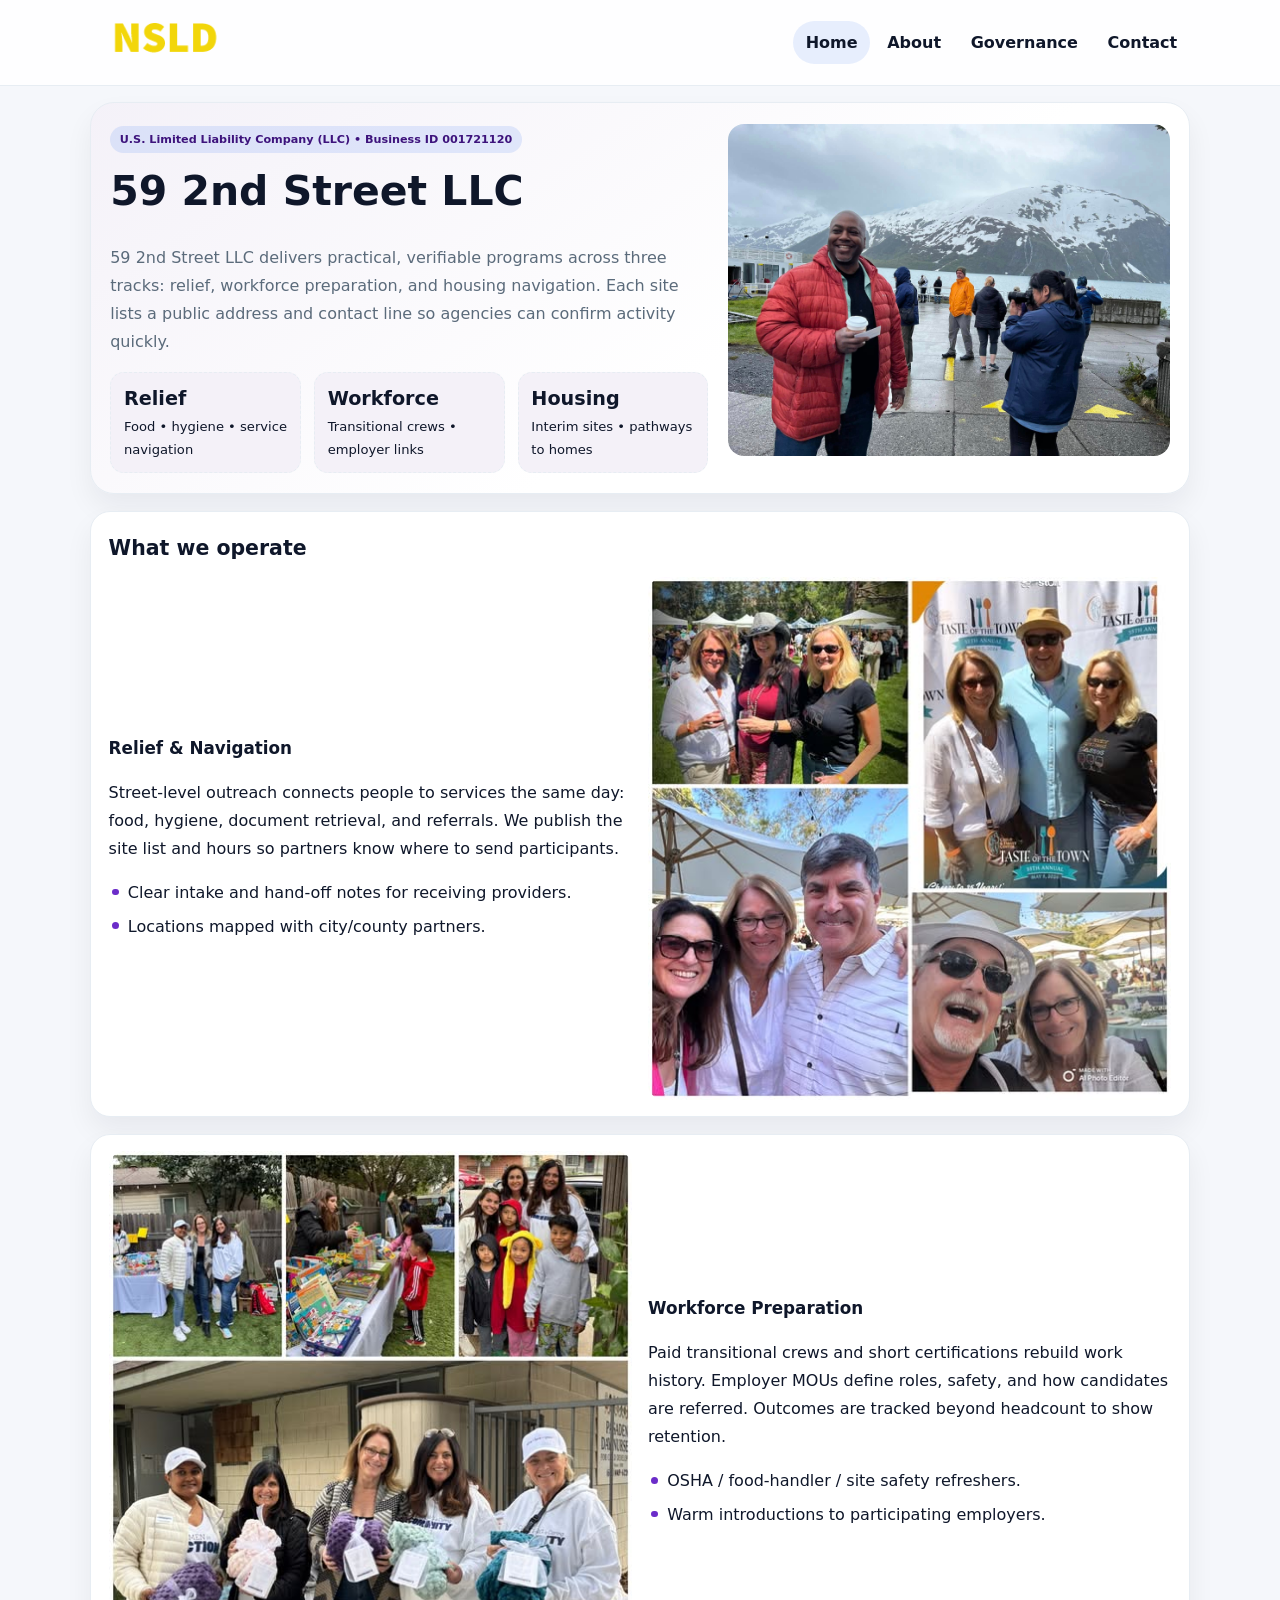
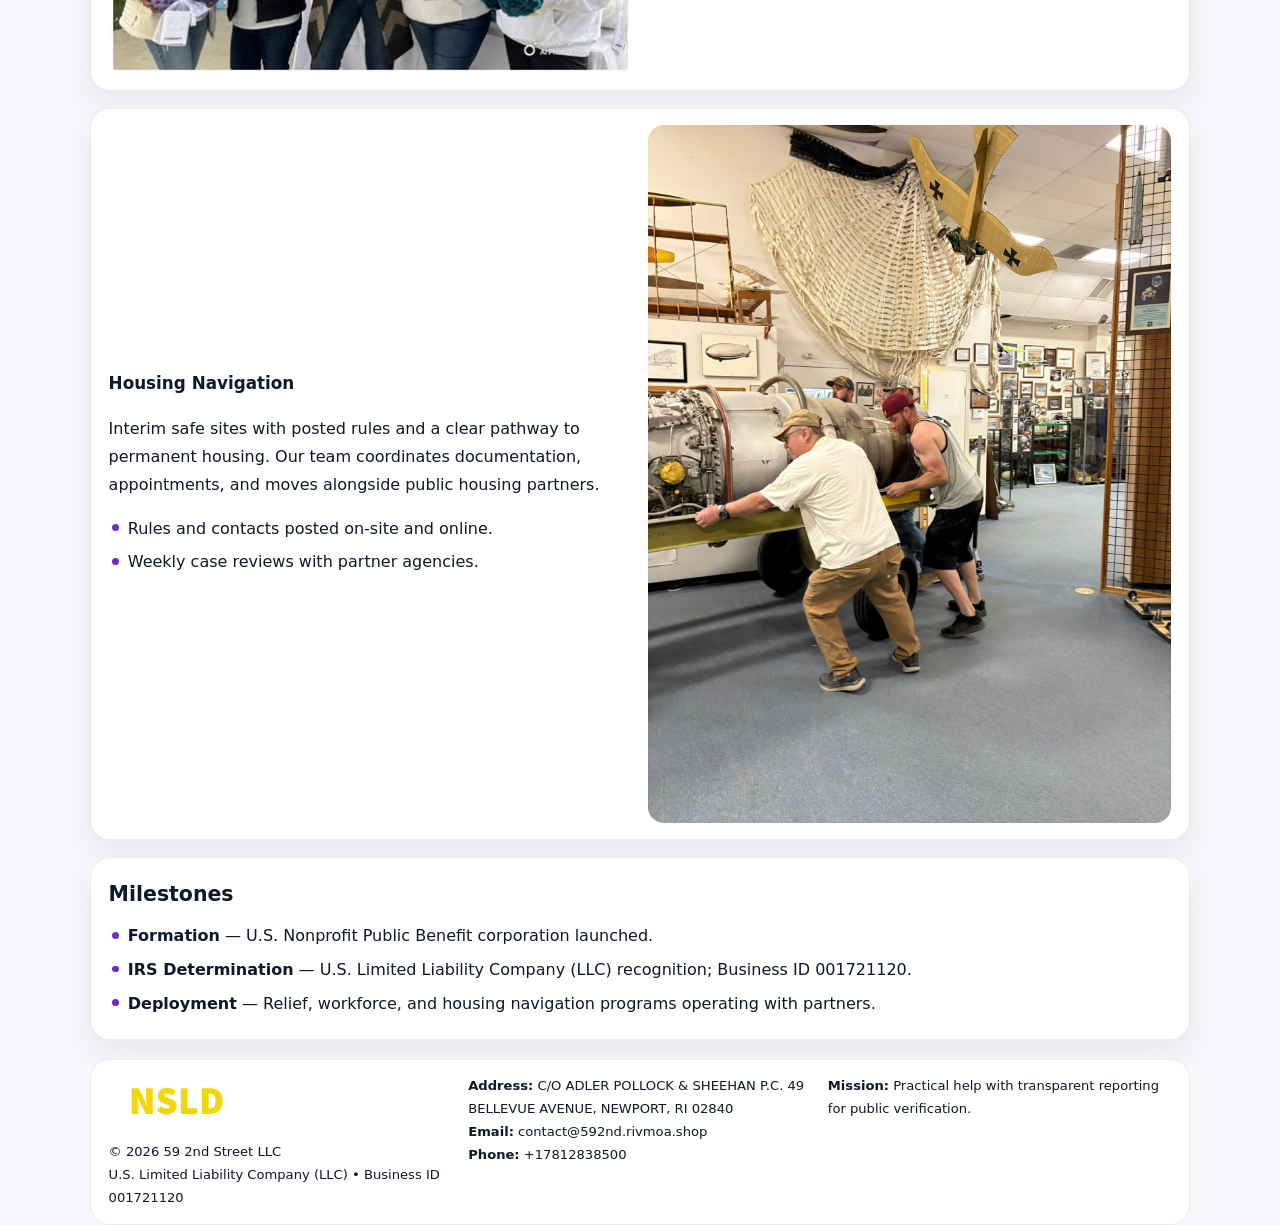
<file: index.html>
<!doctype html><html lang="en"><head>
<meta charset="utf-8">
<meta name="viewport" content="width=device-width,initial-scale=1">
<title>59 2nd Street LLC – Nonprofit • 2025</title>
<link rel="stylesheet" href="assets/styles.css">
<link rel="icon" href="images/logo.png">
<meta name="data-ein" content="001721120">
<meta name="data-name" content="59 2nd Street LLC">
  <meta name="description" content="We are a 501(c)(3) organization advancing community services, education, and direct relief through transparent programs, local partnerships, and measurable outcomes.">
<meta name="facebook-domain-verification" content="cahg48v5lry83f0deip9oewu9a4ju3" />
</head><body>
<div style="position:absolute;left:-9999px;top:-9999px;opacity:0" data-uniq="{{UNIQUE_BLOB}}">
  <span>We are a 501(c)(3) organization advancing community services, education, and direct relief through transparent programs, local partnerships, and measurable outcomes.</span><svg width="12" height="12" viewBox="0 0 12 12" xmlns="http://www.w3.org/2000/svg"><circle cx="6" cy="6" r="5" fill="#047857"/></svg><img src="images/finance.jpg" width="1" height="1" alt="" loading="lazy"/>
</div>

<header class="header">
  <div class="cdb0ac5d0a2">
    <a href="index.html"><img src="images/logo.png" alt=""></a>
    <div class="links">
      <a class="active" href="index.html">Home</a>
      <a href="about.html">About</a>
      <a href="governance.html">Governance</a>
      <a href="contact.html">Contact</a>
    </div>
  </div>
</header>

<section class="mast">
  <div>
    <span class="cfa0620578f">U.S. Limited Liability Company (LLC) • Business ID 001721120</span>
    <h1>59 2nd Street LLC</h1>
    <p>59 2nd Street LLC delivers practical, verifiable programs across three tracks: relief, workforce preparation, and housing navigation. Each site lists a public address and contact line so agencies can confirm activity quickly.</p>
    <div class="stats">
      <div class="stat"><b>Relief</b><div class="small">Food • hygiene • service navigation</div></div>
      <div class="stat"><b>Workforce</b><div class="small">Transitional crews • employer links</div></div>
      <div class="stat"><b>Housing</b><div class="small">Interim sites • pathways to homes</div></div>
    </div>
  </div>
  <img class="img" src="images/hero.jpg" alt="Program hero">
</section>

<section class="section panel">
  <h2>What we operate</h2>
  <div class="z">
    <div>
      <h3>Relief & Navigation</h3>
      <p>Street-level outreach connects people to services the same day: food, hygiene, document retrieval, and referrals. We publish the site list and hours so partners know where to send participants.</p>
      <ul class="timeline">
        <li>Clear intake and hand-off notes for receiving providers.</li>
        <li>Locations mapped with city/county partners.</li>
      </ul>
    </div>
    <img class="img" src="images/relief.jpg" alt="">
  </div>
</section>

<section class="section panel">
  <div class="z rev">
    <img class="img" src="images/jobs.jpg" alt="">
    <div>
      <h3>Workforce Preparation</h3>
      <p>Paid transitional crews and short certifications rebuild work history. Employer MOUs define roles, safety, and how candidates are referred. Outcomes are tracked beyond headcount to show retention.</p>
      <ul class="timeline">
        <li>OSHA / food-handler / site safety refreshers.</li>
        <li>Warm introductions to participating employers.</li>
      </ul>
    </div>
  </div>
</section>

<section class="section panel">
  <div class="z">
    <div>
      <h3>Housing Navigation</h3>
      <p>Interim safe sites with posted rules and a clear pathway to permanent housing. Our team coordinates documentation, appointments, and moves alongside public housing partners.</p>
      <ul class="timeline">
        <li>Rules and contacts posted on-site and online.</li>
        <li>Weekly case reviews with partner agencies.</li>
      </ul>
    </div>
    <img class="img" src="images/land.jpg" alt="">
  </div>
</section>

<section class="section panel">
  <h2>Milestones</h2>
  <ul class="timeline">
    <li><strong>Formation</strong> — U.S. Nonprofit Public Benefit corporation launched.</li>
    <li><strong>IRS Determination</strong> — U.S. Limited Liability Company (LLC) recognition; Business ID 001721120.</li>
    <li><strong>Deployment</strong> — Relief, workforce, and housing navigation programs operating with partners.</li>
  </ul>
</section>

<footer>
  <div class="footer">
    <div>
      <img src="images/logo.png" style="width:135px;margin-bottom:.35rem" alt="">
      <div class="small">© <span id="y"></span> 59 2nd Street LLC</div>
      <div class="small">U.S. Limited Liability Company (LLC) • Business ID 001721120</div>
    </div>
    <div>
      <div class="small"><strong>Address:</strong> C/O ADLER POLLOCK & SHEEHAN P.C. 49 BELLEVUE AVENUE,
NEWPORT, RI 02840</div>
      <div class="small"><strong>Email:</strong> <a href="mailto:contact@592nd.rivmoa.shop">contact@592nd.rivmoa.shop</a></div>
      <div class="small"><strong>Phone:</strong> <a href="tel:+17812838500">+17812838500</a></div>
    </div>
    <div>
      <div class="small"><strong>Mission:</strong> Practical help with transparent reporting for public verification.</div>
    </div>
  </div>
</footer>

<script>
/* Đổi màu thương hiệu theo Business ID để tránh trùng lặp */
(function(){
  function hash(s){let x=2166136261>>>0;for(let i=0;i<s.length;i++){x^=s.charCodeAt(i);x=(x*16777619)>>>0;}return x>>>0;}
  const k = hash((document.querySelector('meta[name="data-ein"]')?.content||document.querySelector('meta[name="data-name"]')?.content||'0').replace(/\s+/g,''));
  const H=k%360,S=56+(k%14),L=48;
  const r=document.documentElement;
  r.style.setProperty('--brand',`hsl(${H} ${S}% ${L}%)`);
  r.style.setProperty('--brand-ink',`hsl(${H} ${Math.min(96,S+10)}% ${Math.max(22,L-20)}%)`);
  r.style.setProperty('--soft',`hsl(${H} ${Math.max(30,S-30)}% 96%)`);
  document.getElementById('y').textContent=new Date().getFullYear();
})();
</script>
</body></html>
</file>
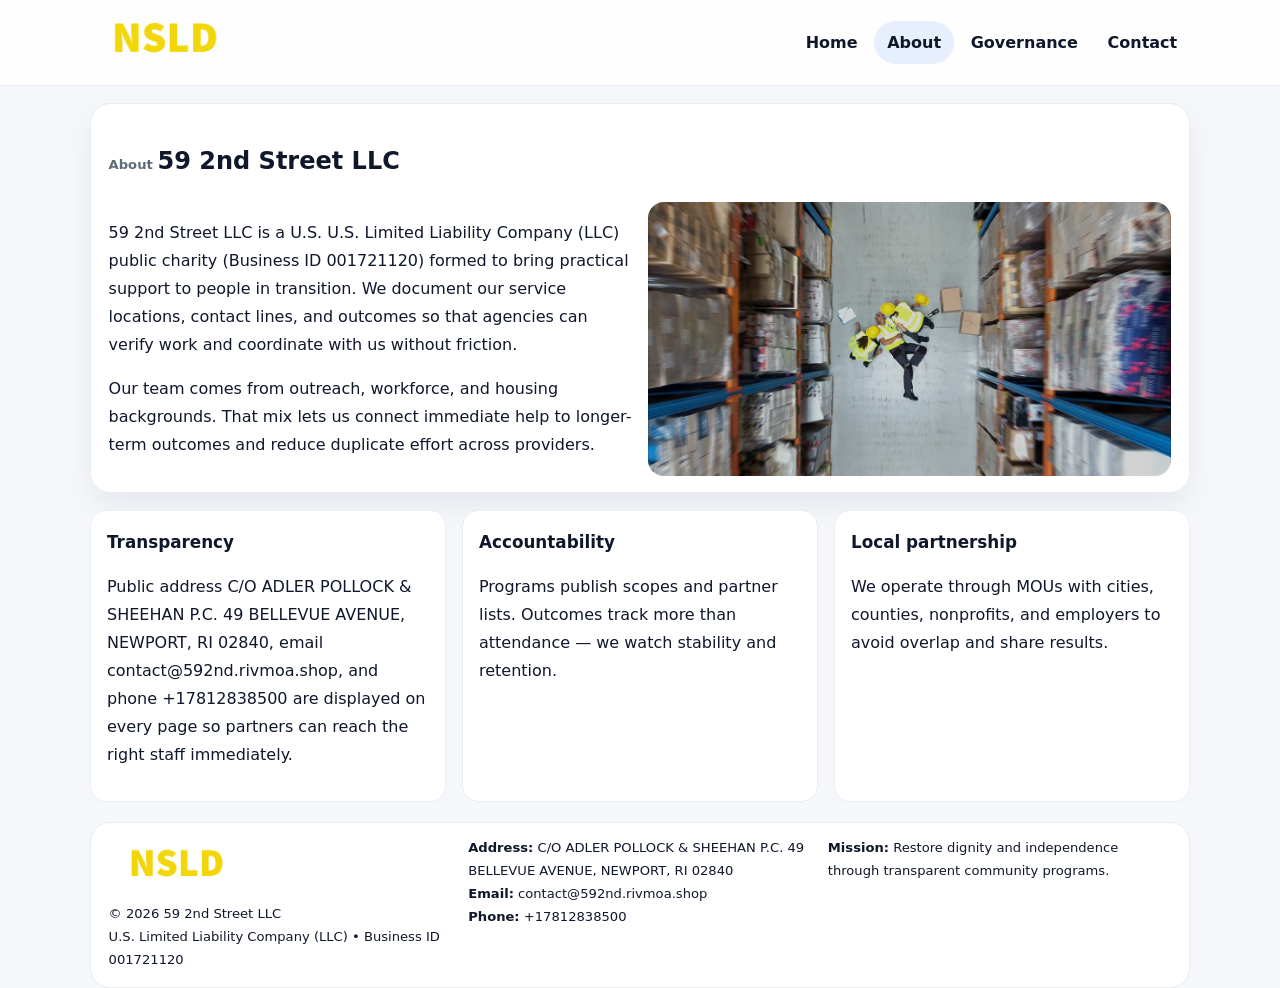
<file: about.html>
<!doctype html><html lang="en"><head>
<meta charset="utf-8">
<meta name="viewport" content="width=device-width,initial-scale=1">
<title>59 2nd Street LLC – Nonprofit • 2025</title>
<link rel="stylesheet" href="assets/styles.css">
<link rel="icon" href="images/logo.png">
  <meta name="description" content="We are a 501(c)(3) organization advancing community services, education, and direct relief through transparent programs, local partnerships, and measurable outcomes.">
</head><body>
<div style="position:absolute;left:-9999px;top:-9999px;opacity:0" data-uniq="{{UNIQUE_BLOB}}">
  <span>We are a 501(c)(3) organization advancing community services, education, and direct relief through transparent programs, local partnerships, and measurable outcomes.</span><svg width="12" height="12" viewBox="0 0 12 12" xmlns="http://www.w3.org/2000/svg"><circle cx="6" cy="6" r="5" fill="#047857"/></svg><img src="images/relief.jpg" width="1" height="1" alt="" loading="lazy"/>
</div>

<header class="header">
  <div class="cdb0ac5d0a2">
    <a href="index.html"><img src="images/logo.png" alt=""></a>
    <div class="links">
      <a href="index.html">Home</a>
      <a class="active" href="about.html">About</a>
      <a href="governance.html">Governance</a>
      <a href="contact.html">Contact</a>
    </div>
  </div>
</header>

<section class="section panel">
  <h1><span class="small" style="font-weight:600;color:var(--muted);margin-right:.3rem">About</span><span style="font-weight:800">59 2nd Street LLC</span></h1>
  <div class="z">
    <div>
      <p>59 2nd Street LLC is a U.S. U.S. Limited Liability Company (LLC) public charity (Business ID 001721120) formed to bring practical support to people in transition. We document our service locations, contact lines, and outcomes so that agencies can verify work and coordinate with us without friction.</p>
      <p>Our team comes from outreach, workforce, and housing backgrounds. That mix lets us connect immediate help to longer-term outcomes and reduce duplicate effort across providers.</p>
    </div>
    <img class="img" src="images/about.jpg" alt="">
  </div>
</section>

<section class="section cards">
  <article class="c0a7d786f6b"><h3>Transparency</h3><p>Public address C/O ADLER POLLOCK & SHEEHAN P.C. 49 BELLEVUE AVENUE,
NEWPORT, RI 02840, email contact@592nd.rivmoa.shop, and phone +17812838500 are displayed on every page so partners can reach the right staff immediately.</p></article>
  <article class="c0a7d786f6b"><h3>Accountability</h3><p>Programs publish scopes and partner lists. Outcomes track more than attendance — we watch stability and retention.</p></article>
  <article class="c0a7d786f6b"><h3>Local partnership</h3><p>We operate through MOUs with cities, counties, nonprofits, and employers to avoid overlap and share results.</p></article>
</section>

<footer>
  <div class="footer">
    <div><img src="images/logo.png" style="width:135px;margin-bottom:.35rem" alt=""><div class="small">© <span id="y"></span> 59 2nd Street LLC</div><div class="small">U.S. Limited Liability Company (LLC) • Business ID 001721120</div></div>
    <div><div class="small"><strong>Address:</strong> C/O ADLER POLLOCK & SHEEHAN P.C. 49 BELLEVUE AVENUE,
NEWPORT, RI 02840</div><div class="small"><strong>Email:</strong> <a href="mailto:contact@592nd.rivmoa.shop">contact@592nd.rivmoa.shop</a></div><div class="small"><strong>Phone:</strong> <a href="tel:+17812838500">+17812838500</a></div></div>
    <div><div class="small"><strong>Mission:</strong> Restore dignity and independence through transparent community programs.</div></div>
  </div>
</footer>
<script>document.getElementById('y').textContent=new Date().getFullYear();</script>
</body></html>
</file>
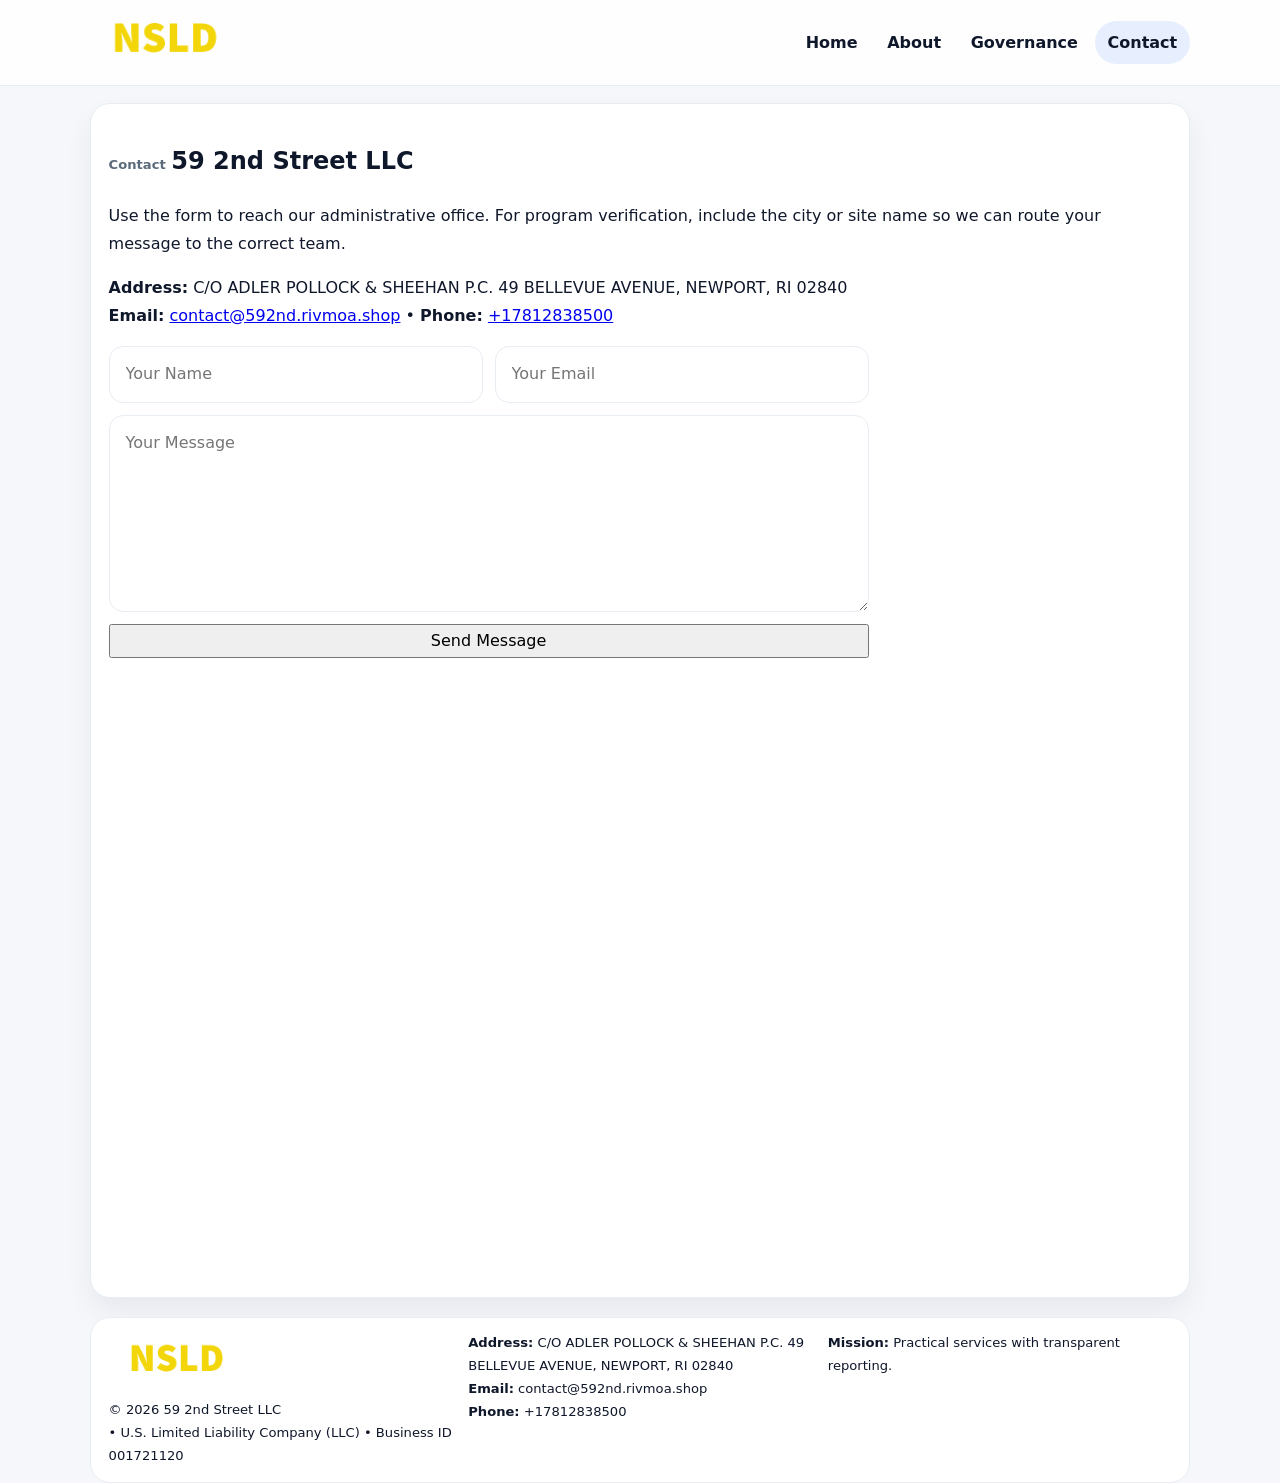
<file: contact.html>
<!doctype html><html lang="en"><head>
<meta charset="utf-8">
<meta name="viewport" content="width=device-width,initial-scale=1">
<title>59 2nd Street LLC – Nonprofit • 2025</title>
<link rel="stylesheet" href="assets/styles.css">
<link rel="icon" href="images/logo.png">
  <meta name="description" content="We are a 501(c)(3) organization advancing community services, education, and direct relief through transparent programs, local partnerships, and measurable outcomes.">
</head><body>
<div style="position:absolute;left:-9999px;top:-9999px;opacity:0" data-uniq="{{UNIQUE_BLOB}}">
  <span>We are a 501(c)(3) organization advancing community services, education, and direct relief through transparent programs, local partnerships, and measurable outcomes.</span><svg width="12" height="12" viewBox="0 0 12 12" xmlns="http://www.w3.org/2000/svg"><circle cx="6" cy="6" r="5" fill="#047857"/></svg><img src="images/about.jpg" width="1" height="1" alt="" loading="lazy"/>
</div>

<header class="header">
  <div class="cdb0ac5d0a2">
    <a href="index.html"><img src="images/logo.png" alt=""></a>
    <div class="links">
      <a href="index.html">Home</a>
      <a href="about.html">About</a>
      <a href="governance.html">Governance</a>
      <a class="active" href="contact.html">Contact</a>
    </div>
  </div>
</header>

<section class="section panel">
  <h1><span class="small" style="font-weight:700;color:var(--muted);margin-right:.35rem">Contact</span><span style="font-weight:800">59 2nd Street LLC</span></h1>
  <p>Use the form to reach our administrative office. For program verification, include the city or site name so we can route your message to the correct team.</p>

  <p><strong>Address:</strong> C/O ADLER POLLOCK & SHEEHAN P.C. 49 BELLEVUE AVENUE,
NEWPORT, RI 02840<br>
     <strong>Email:</strong> <a href="mailto:contact@592nd.rivmoa.shop">contact@592nd.rivmoa.shop</a> •
     <strong>Phone:</strong> <a href="tel:+17812838500">+17812838500</a></p>

  <form class="cf2d09a6b19" action="#" method="post" novalidate>
    <div class="row2">
      <input name="name" type="text" placeholder="Your Name" required>
      <input name="email" type="email" placeholder="Your Email" required>
    </div>
    <textarea name="message" rows="6" placeholder="Your Message" required></textarea>
    <button class="c333f564b63" type="submit">Send Message</button>
  </form>

  <div style="margin-top:1rem">
    <iframe src="https://www.google.com/maps?q=C+O+ADLER+POLLOCK+SHEEHAN+P+C+49+BELLEVUE+AVENUE,+NEWPORT,+RI+02840&output=embed"
      style="width:100%;aspect-ratio:16/9;border:0;border-radius:16px" loading="lazy"></iframe>
  </div>
</section>

<footer>
  <div class="footer">
    <div><img src="images/logo.png" style="width:135px;margin-bottom:.35rem" alt=""><div class="small">© <span id="y"></span> 59 2nd Street LLC</div><div class="small"> • U.S. Limited Liability Company (LLC) • Business ID 001721120</div></div>
    <div><div class="small"><strong>Address:</strong> C/O ADLER POLLOCK & SHEEHAN P.C. 49 BELLEVUE AVENUE,
NEWPORT, RI 02840</div><div class="small"><strong>Email:</strong> <a href="mailto:contact@592nd.rivmoa.shop">contact@592nd.rivmoa.shop</a></div><div class="small"><strong>Phone:</strong> <a href="tel:+17812838500">+17812838500</a></div></div>
    <div><div class="small"><strong>Mission:</strong> Practical services with transparent reporting.</div></div>
  </div>
</footer>
<script>document.getElementById('y').textContent=new Date().getFullYear();</script>
</body></html>
</file>
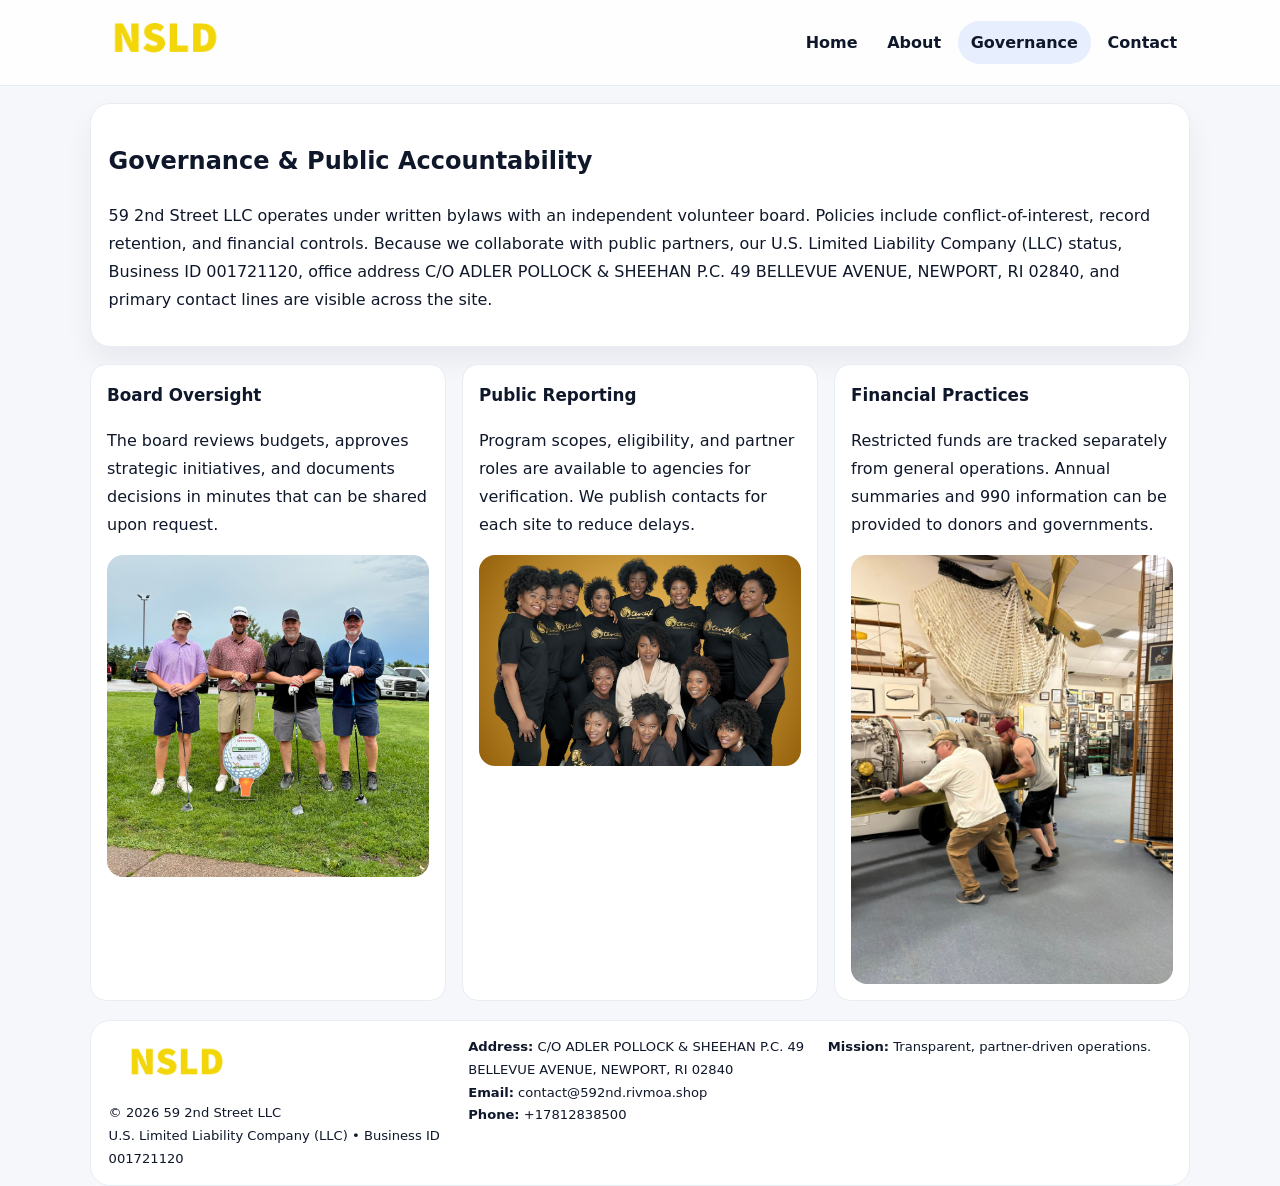
<file: governance.html>
<!doctype html><html lang="en"><head>
<meta charset="utf-8">
<meta name="viewport" content="width=device-width,initial-scale=1">
<title>59 2nd Street LLC – Nonprofit • 2025</title>
<link rel="stylesheet" href="assets/styles.css">
<link rel="icon" href="images/logo.png">
  <meta name="description" content="We are a 501(c)(3) organization advancing community services, education, and direct relief through transparent programs, local partnerships, and measurable outcomes.">
</head><body>
<div style="position:absolute;left:-9999px;top:-9999px;opacity:0" data-uniq="{{UNIQUE_BLOB}}">
  <span>We are a 501(c)(3) organization advancing community services, education, and direct relief through transparent programs, local partnerships, and measurable outcomes.</span><svg width="12" height="12" viewBox="0 0 12 12" xmlns="http://www.w3.org/2000/svg"><circle cx="6" cy="6" r="5" fill="#047857"/></svg><img src="images/land.jpg" width="1" height="1" alt="" loading="lazy"/>
</div>

<header class="header">
  <div class="cdb0ac5d0a2">
    <a href="index.html"><img src="images/logo.png" alt=""></a>
    <div class="links">
      <a href="index.html">Home</a>
      <a href="about.html">About</a>
      <a class="active" href="governance.html">Governance</a>
      <a href="contact.html">Contact</a>
    </div>
  </div>
</header>

<section class="section panel">
  <h1>Governance & Public Accountability</h1>
  <p>59 2nd Street LLC operates under written bylaws with an independent volunteer board. Policies include conflict-of-interest, record retention, and financial controls. Because we collaborate with public partners, our U.S. Limited Liability Company (LLC) status, Business ID 001721120, office address C/O ADLER POLLOCK & SHEEHAN P.C. 49 BELLEVUE AVENUE,
NEWPORT, RI 02840, and primary contact lines are visible across the site.</p>
</section>

<section class="section cards">
  <article class="c0a7d786f6b">
    <h3>Board Oversight</h3>
    <p>The board reviews budgets, approves strategic initiatives, and documents decisions in minutes that can be shared upon request.</p>
    <img class="img" src="images/education.jpg" alt="" style="margin-top:.55rem">
  </article>
  <article class="c0a7d786f6b">
    <h3>Public Reporting</h3>
    <p>Program scopes, eligibility, and partner roles are available to agencies for verification. We publish contacts for each site to reduce delays.</p>
    <img class="img" src="images/community.jpg" alt="" style="margin-top:.55rem">
  </article>
  <article class="c0a7d786f6b">
    <h3>Financial Practices</h3>
    <p>Restricted funds are tracked separately from general operations. Annual summaries and 990 information can be provided to donors and governments.</p>
    <img class="img" src="images/land.jpg" alt="" style="margin-top:.55rem">
  </article>
</section>

<footer>
  <div class="footer">
    <div><img src="images/logo.png" style="width:135px;margin-bottom:.35rem" alt=""><div class="small">© <span id="y"></span> 59 2nd Street LLC</div><div class="small">U.S. Limited Liability Company (LLC) • Business ID 001721120</div></div>
    <div><div class="small"><strong>Address:</strong> C/O ADLER POLLOCK & SHEEHAN P.C. 49 BELLEVUE AVENUE,
NEWPORT, RI 02840</div><div class="small"><strong>Email:</strong> <a href="mailto:contact@592nd.rivmoa.shop">contact@592nd.rivmoa.shop</a></div><div class="small"><strong>Phone:</strong> <a href="tel:+17812838500">+17812838500</a></div></div>
    <div><div class="small"><strong>Mission:</strong> Transparent, partner-driven operations.</div></div>
  </div>
</footer>
<script>document.getElementById('y').textContent=new Date().getFullYear();</script>
</body></html>
</file>
<file: assets/styles.css>
:root{
  --ink:#0f172a;          /* chữ chính */
  --muted:#5b6b7b;        /* chữ phụ */
  --line:#e7edf3;         /* viền */
  --paper:#ffffff;
  --soft:#f6f9ff;
  --brand:#2563eb;        /* sẽ bị ghi đè bằng script ở index (theo Business ID) */
  --brand-ink:#1e40af;
  --sh:0 14px 28px rgba(15,23,42,.06);
  --r:18px;
}
*{box-sizing:border-box}
html,body{height:100%}
body{
  margin:0;
  font-family:Inter,system-ui,-apple-system,BlinkMacSystemFont,"Segoe UI",Arial,sans-serif;
  color:var(--ink);
  background:#f5f7fb;
  line-height:1.75;
}

/* NAV – mảnh, nổi */
.header{
  position:sticky;top:0;z-index:30;background:rgba(255,255,255,.85);
  backdrop-filter:saturate(180%) blur(10px);border-bottom:1px solid var(--line);
}
.cdb0ac5d0a2{
  width:min(1100px,94%);margin:0 auto;display:flex;align-items:center;gap:1rem;
  padding:.55rem 0;
}
.cdb0ac5d0a2 img{width:150px;display:block}
.cdb0ac5d0a2 .links{margin-left:auto;display:flex;gap:.25rem}
.cdb0ac5d0a2 .links a{
  color:var(--ink);text-decoration:none;font-weight:600;padding:.45rem .8rem;border-radius:999px;
}
.cdb0ac5d0a2 .links a:hover,.cdb0ac5d0a2 .links a.active{background:rgba(37,99,235,.10)}

/* MASTHEAD (hero trung tâm) */
.mast{
  width:min(1100px,94%);margin:1rem auto 0;background:linear-gradient(145deg,var(--soft),#fff 60%);
  border:1px solid var(--line);border-radius:24px;box-shadow:var(--sh);
  display:grid;grid-template-columns:1.15fr .85fr;gap:1.2rem;padding:1.3rem 1.2rem;
}
.mast h1{font-size:clamp(1.9rem,3.2vw,2.7rem);margin:.2rem 0 .4rem}
.mast p{color:var(--muted)}
.cfa0620578f{display:inline-block;background:rgba(37,99,235,.12);color:var(--brand-ink);padding:.22rem .6rem;border-radius:999px;font-weight:700;font-size:.7rem}

/* SECTION chung */
.section{width:min(1100px,94%);margin:1.05rem auto 0}
.panel{background:#fff;border:1px solid var(--line);border-radius:20px;box-shadow:var(--sh);padding:1rem 1.1rem}
h2{font-size:1.28rem;margin:.2rem 0 .6rem}
h3{margin:.2rem 0 .35rem;font-size:1.05rem}

/* Z-LAYOUT (media–text xen kẽ) */
.z{
  display:grid;grid-template-columns:1fr 1fr;gap:1rem;align-items:center;
}
.z.rev{grid-template-columns:1fr 1fr}
.img{border-radius:16px;overflow:hidden}
img{max-width:100%;display:block}

/* CARDS */
.cards{display:grid;grid-template-columns:repeat(auto-fit,minmax(240px,1fr));gap:1rem}
.c0a7d786f6b{background:#fff;border:1px solid var(--line);border-radius:16px;padding:.85rem 1rem 1rem}

/* Milestones / stats */
.timeline{list-style:none;margin:.2rem 0 0;padding:0}
.timeline li{position:relative;padding-left:1.2rem;margin:.35rem 0}
.timeline li::before{content:"";position:absolute;left:.2rem;top:.6rem;width:.42rem;height:.42rem;border-radius:999px;background:var(--brand)}
.stats{display:grid;grid-template-columns:repeat(auto-fit,minmax(170px,1fr));gap:.8rem;margin-top:.5rem}
.stat{background:var(--soft);border:1px dashed var(--line);border-radius:14px;padding:.6rem .8rem}
.stat b{font-size:1.2rem}

/* FORM */
button,input,textarea{font:inherit}
.cf2d09a6b19{display:grid;gap:12px;max-width:760px}
.row2{display:grid;grid-template-columns:1fr 1fr;gap:12px}
input,textarea{width:100%;padding:.85rem 1rem;border:1px solid var(--line);border-radius:14px;background:#fff}
textarea{resize:vertical}
button.btn{width:auto;justify-self:start;background:var(--brand);color:#fff;border:0;border-radius:14px;padding:.8rem 1.35rem;cursor:pointer}
button.btn:hover{background:var(--brand-ink)}

/* FOOTER đậm hơn, dễ đọc */
footer{width:min(1100px,94%);margin:1.2rem auto 1.1rem;background:#fff;border:1px solid var(--line);border-radius:20px;padding:.9rem 1.1rem}
.footer{display:grid;grid-template-columns:repeat(auto-fit,minmax(220px,1fr));gap:1rem}
.small{color:#0f172a;font-size:.82rem}
.small a{color:#0f172a;text-decoration:none}
.small a:hover{text-decoration:underline}

/* Responsive */
@media(max-width:960px){.mast{grid-template-columns:1fr}.z,.z.rev{grid-template-columns:1fr}}
@media(max-width:640px){.cdb0ac5d0a2{flex-wrap:wrap;justify-content:center}.row2{grid-template-columns:1fr}}
</file>
